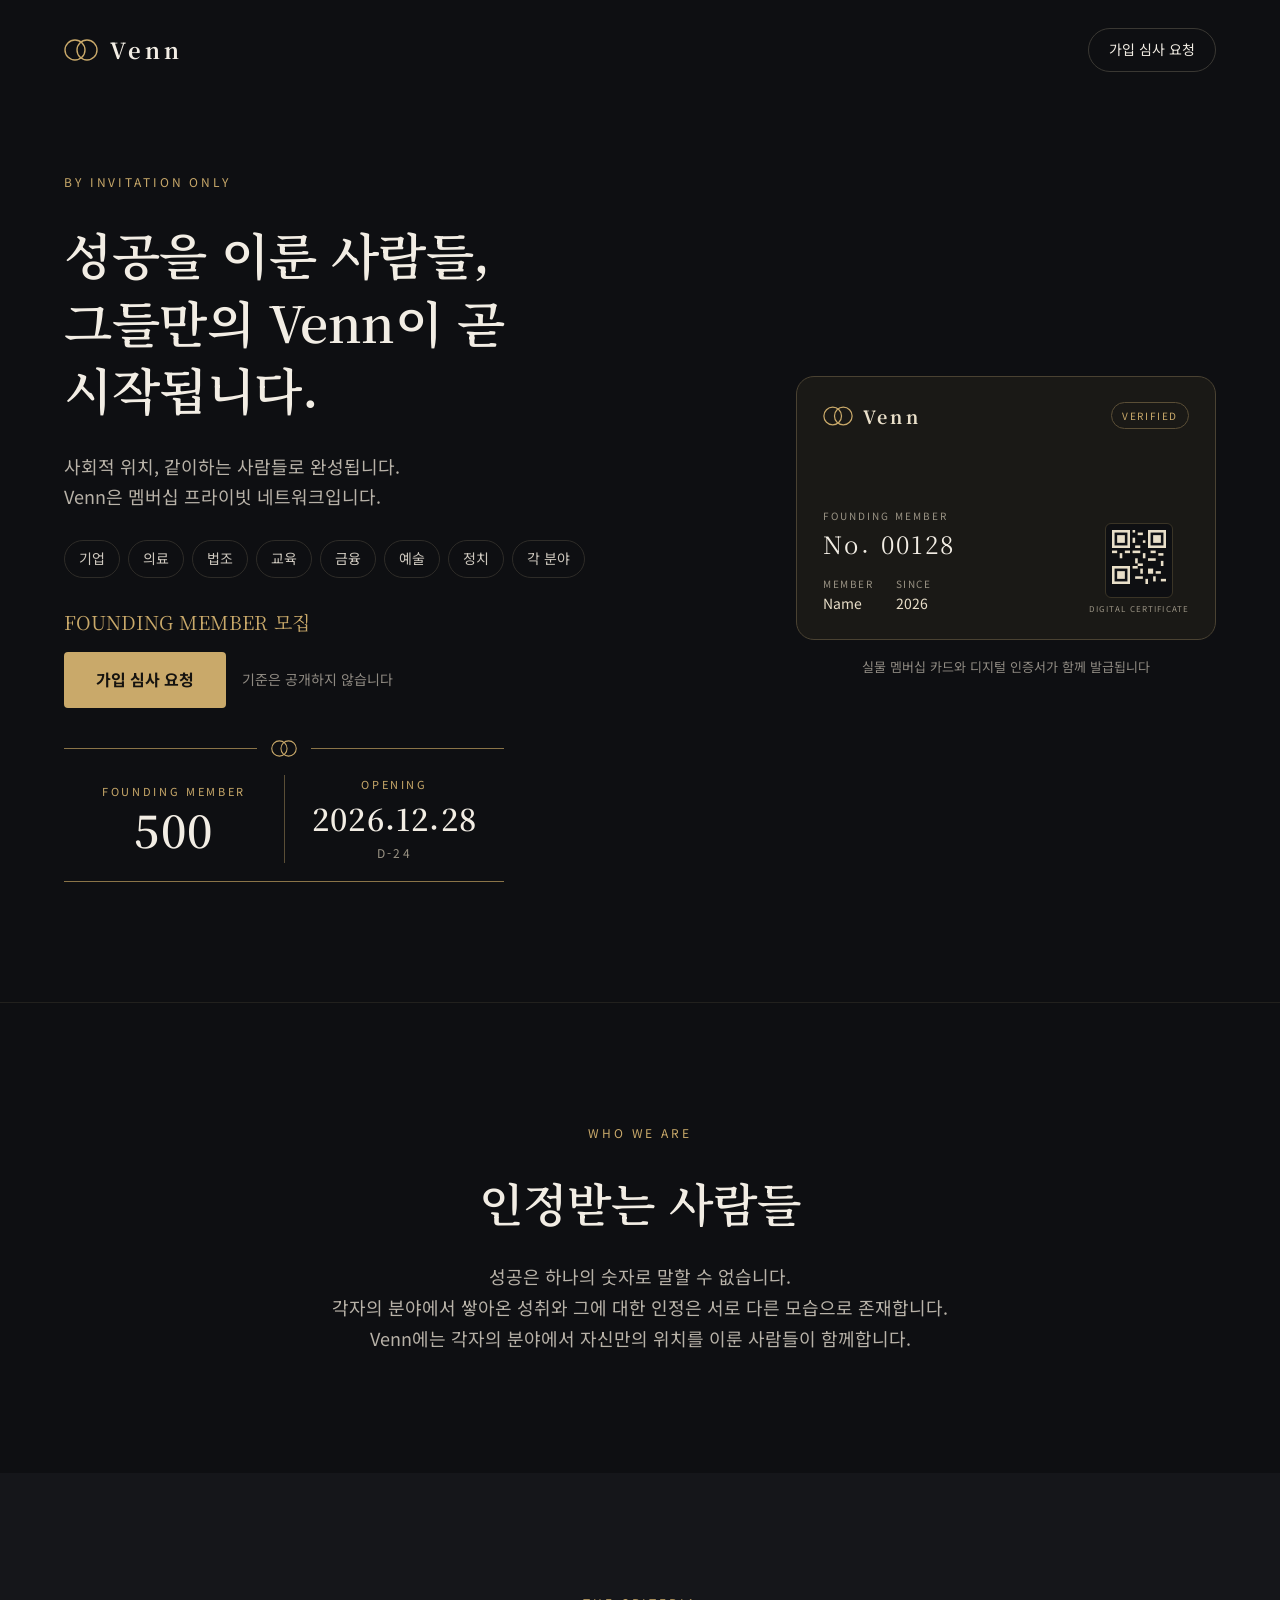
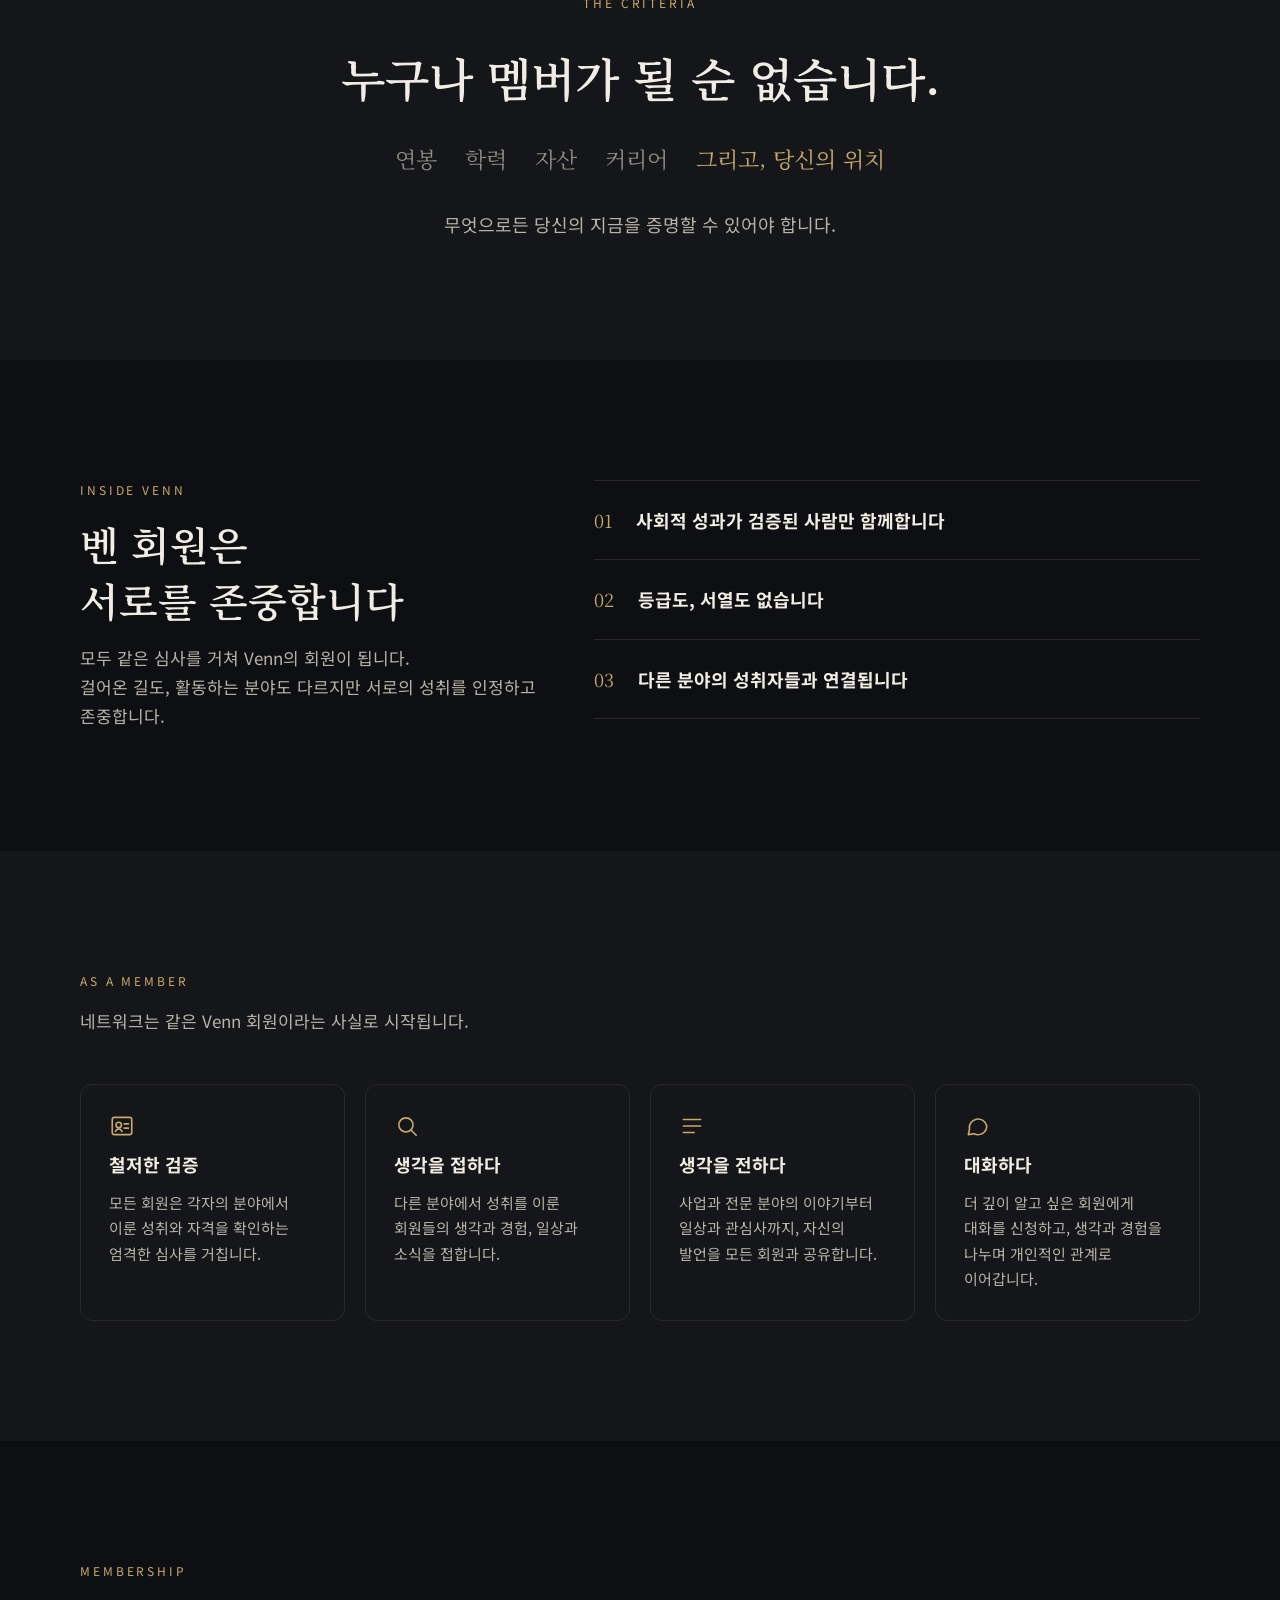
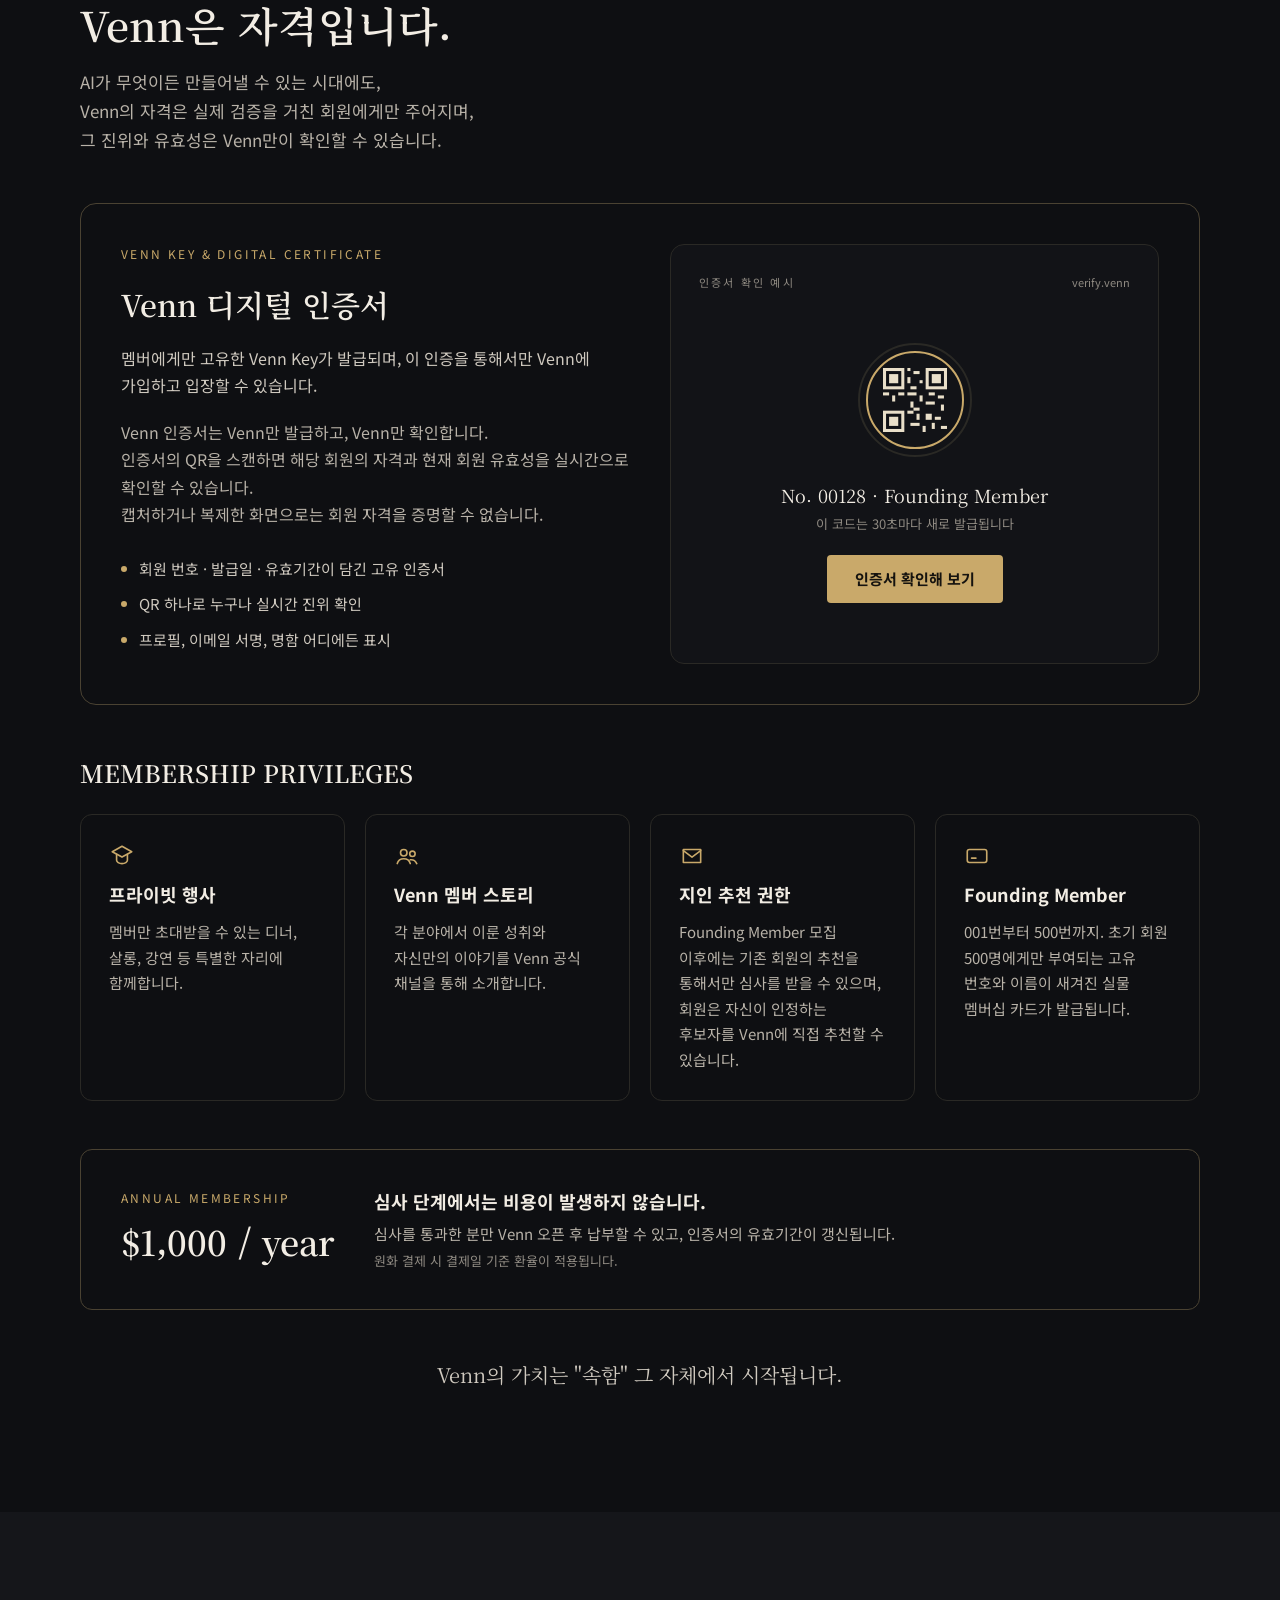
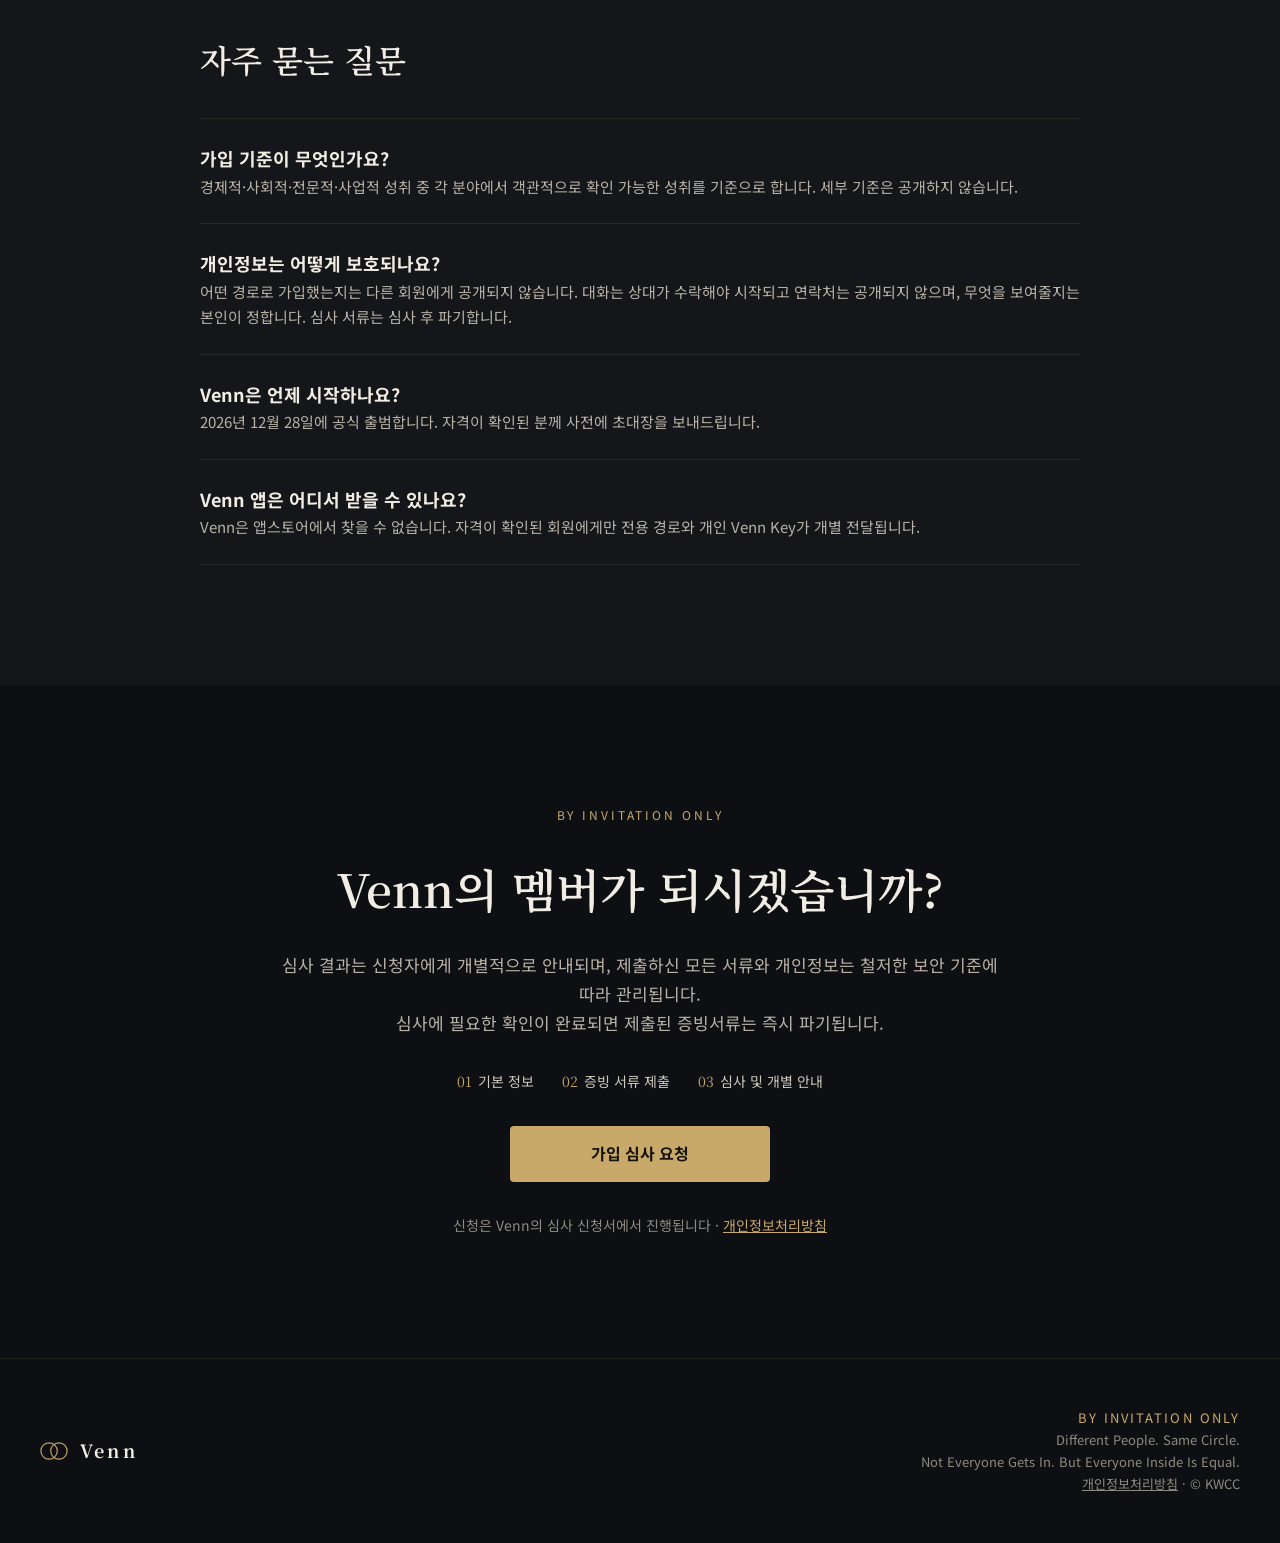
<file: index.html>
<!doctype html>
<html lang="ko">
<head>
<meta charset="utf-8">
<meta name="viewport" content="width=device-width, initial-scale=1">
<title>Venn — By Invitation Only</title>
<meta name="description" content="성공을 이룬 사람들, 그들만의 Venn이 곧 시작됩니다. Founding Member 500 · Opening 2026.12.28">
<meta property="og:type" content="website">
<meta property="og:title" content="Venn — By Invitation Only">
<meta property="og:description" content="성공을 이룬 사람들, 그들만의 Venn이 곧 시작됩니다.">
<meta name="theme-color" content="#0E0F12">
<link rel="icon" href="/assets/favicon.svg" type="image/svg+xml">
<link rel="preconnect" href="https://fonts.googleapis.com">
<link rel="preconnect" href="https://fonts.gstatic.com" crossorigin>
<link href="https://fonts.googleapis.com/css2?family=Noto+Sans+KR:wght@400;500;700&family=Noto+Serif+KR:wght@400;600;700&display=swap" rel="stylesheet">
<link rel="stylesheet" href="/assets/style.css">
<!-- [META PIXEL] 메타 픽셀 기본 코드를 여기에 붙여넣으세요 -->
</head>
<body>

<svg width="0" height="0" style="position:absolute" aria-hidden="true">
  <defs>
    <symbol id="venn" viewBox="0 0 34 22"><g fill="none" stroke="currentColor" stroke-width="1.4"><circle cx="11" cy="11" r="10"/><circle cx="23" cy="11" r="10"/></g></symbol>
    <symbol id="qr" viewBox="0 0 21 21"><g fill="#E9DFC9"><rect x="0" y="0" width="7" height="7"/><rect x="14" y="0" width="7" height="7"/><rect x="0" y="14" width="7" height="7"/><rect x="8" y="0" width="1" height="1"/><rect x="10" y="1" width="2" height="1"/><rect x="8" y="3" width="1" height="2"/><rect x="12" y="4" width="1" height="1"/><rect x="9" y="6" width="2" height="1"/><rect x="0" y="8" width="2" height="1"/><rect x="3" y="9" width="1" height="2"/><rect x="5" y="8" width="2" height="1"/><rect x="8" y="8" width="3" height="1"/><rect x="12" y="9" width="1" height="2"/><rect x="15" y="8" width="2" height="1"/><rect x="18" y="9" width="2" height="1"/><rect x="9" y="11" width="1" height="2"/><rect x="14" y="11" width="3" height="1"/><rect x="19" y="12" width="1" height="2"/><rect x="8" y="14" width="2" height="1"/><rect x="11" y="15" width="1" height="2"/><rect x="14" y="15" width="2" height="2"/><rect x="17" y="16" width="2" height="1"/><rect x="9" y="18" width="3" height="1"/><rect x="13" y="19" width="1" height="2"/><rect x="16" y="18" width="1" height="2"/><rect x="19" y="19" width="2" height="1"/><rect x="10" y="13" width="2" height="1"/></g><g fill="#101115"><rect x="1" y="1" width="5" height="5"/><rect x="15" y="1" width="5" height="5"/><rect x="1" y="15" width="5" height="5"/></g><g fill="#E9DFC9"><rect x="2" y="2" width="3" height="3"/><rect x="16" y="2" width="3" height="3"/><rect x="2" y="16" width="3" height="3"/></g></symbol>
    <symbol id="tick" viewBox="0 0 24 24"><path d="M5 12.5l4.5 4.5L19 7.5" fill="none" stroke="#15130F" stroke-width="3" stroke-linecap="round" stroke-linejoin="round"/></symbol>
  </defs>
</svg>

<header class="wrap header">
  <a class="logo" href="/" aria-label="Venn 홈"><svg width="34" height="22" style="color:var(--gold)" aria-hidden="true"><use href="#venn"/></svg><span>Venn</span></a>
  <a class="btn-ghost js-apply" href="#apply">가입 심사 요청</a>
</header>

<main>
<section class="wrap hero">
  <div class="hero-text">
    <div class="eyebrow">BY INVITATION ONLY</div>
    <h1>성공을 이룬 사람들,<br>그들만의 Venn이 곧 시작됩니다.</h1>
    <p class="lead" style="max-width:560px">사회적 위치, 같이하는 사람들로 완성됩니다.<br>Venn은 멤버십 프라이빗 네트워크입니다.</p>
    <div class="tags"><span>기업</span><span>의료</span><span>법조</span><span>교육</span><span>금융</span><span>예술</span><span>정치</span><span>각 분야</span></div>
    <div class="cta">
      <span class="cta-title">FOUNDING MEMBER 모집</span>
      <div class="cta-row">
        <a class="btn js-apply" href="#apply">가입 심사 요청</a>
        <span class="note">기준은 공개하지 않습니다</span>
        <div class="plaque">
          <div class="plaque-top"><span class="gline"></span><svg width="26" height="17" style="color:var(--gold)" aria-hidden="true"><use href="#venn"/></svg><span class="gline"></span></div>
          <div class="plaque-grid">
            <div class="plaque-cell"><span class="plaque-label">FOUNDING MEMBER</span><span class="plaque-num">500</span></div>
            <div class="plaque-cell"><span class="plaque-label">OPENING</span><span class="plaque-date">2026.12.28</span><span class="plaque-dday" id="dday"></span></div>
          </div>
          <span class="gline" style="flex:none"></span>
        </div>
      </div>
    </div>
  </div>

  <div class="card-col">
    <div class="mcard" role="img" aria-label="Venn 멤버십 카드 예시">
      <div class="mcard-top">
        <div class="mcard-brand"><svg width="30" height="20" style="color:var(--gold)" aria-hidden="true"><use href="#venn"/></svg><span>Venn</span></div>
        <span class="badge">VERIFIED</span>
      </div>
      <div class="mcard-bottom">
        <div style="display:flex;flex-direction:column;gap:10px">
          <div style="display:flex;flex-direction:column"><span class="k" style="letter-spacing:.2em">FOUNDING MEMBER</span><span class="mno">No. 00128</span></div>
          <div style="display:flex;gap:22px">
            <div style="display:flex;flex-direction:column"><span class="k">MEMBER</span><span class="v">Name</span></div>
            <div style="display:flex;flex-direction:column"><span class="k">SINCE</span><span class="v">2026</span></div>
          </div>
        </div>
        <div style="display:flex;flex-direction:column;align-items:center;gap:4px">
          <div class="qrbox"><svg width="54" height="54" aria-hidden="true"><use href="#qr"/></svg></div>
          <span style="font-size:8px;letter-spacing:.14em;color:var(--dim2)">DIGITAL CERTIFICATE</span>
        </div>
      </div>
    </div>
    <span class="caption">실물 멤버십 카드와 디지털 인증서가 함께 발급됩니다</span>
  </div>
</section>

<section class="section top-line">
  <div class="center" style="max-width:880px;margin:0 auto;gap:28px">
    <div class="eyebrow">WHO WE ARE</div>
    <h2 class="h2">인정받는 사람들</h2>
    <p class="lead" style="max-width:660px">성공은 하나의 숫자로 말할 수 없습니다.<br>각자의 분야에서 쌓아온 성취와 그에 대한 인정은 서로 다른 모습으로 존재합니다.<br>Venn에는 각자의 분야에서 자신만의 위치를 이룬 사람들이 함께합니다.</p>
  </div>
</section>

<section class="section alt">
  <div class="center" style="max-width:880px;margin:0 auto;gap:32px">
    <div class="eyebrow">THE CRITERIA</div>
    <h2 class="h2">누구나 멤버가 될 순 없습니다.</h2>
    <div style="display:flex;flex-wrap:wrap;justify-content:center;gap:12px 28px;font-family:var(--serif);font-size:22px;color:var(--dim)">
      <span>연봉</span><span>학력</span><span>자산</span><span>커리어</span><span style="color:var(--gold)">그리고, 당신의 위치</span>
    </div>
    <p class="lead" style="max-width:640px">무엇으로든 당신의 지금을 증명할 수 있어야 합니다.</p>
  </div>
</section>

<section class="section">
  <div class="split">
    <div>
      <div class="eyebrow">INSIDE VENN</div>
      <h2 class="h2s">벤 회원은<br>서로를 존중합니다</h2>
      <p style="font-size:17px;color:var(--muted)">모두 같은 심사를 거쳐 Venn의 회원이 됩니다.<br>걸어온 길도, 활동하는 분야도 다르지만 서로의 성취를 인정하고 존중합니다.</p>
    </div>
    <div>
      <div class="prin"><span>01</span>사회적 성과가 검증된 사람만 함께합니다</div>
      <div class="prin"><span>02</span>등급도, 서열도 없습니다</div>
      <div class="prin"><span>03</span>다른 분야의 성취자들과 연결됩니다</div>
    </div>
  </div>
</section>

<section class="section alt">
  <div class="inner">
    <div style="display:flex;flex-direction:column;gap:16px;max-width:720px">
      <div class="eyebrow">AS A MEMBER</div>
      <p style="font-size:17px;color:var(--muted)">네트워크는 같은 Venn 회원이라는 사실로 시작됩니다.</p>
    </div>
    <div class="grid">
      <div class="fcard">
        <svg width="26" height="26" viewBox="0 0 24 24" fill="none" stroke="#C9A96A" stroke-width="1.5" stroke-linecap="round" stroke-linejoin="round" aria-hidden="true"><rect x="3" y="4" width="18" height="16" rx="2"/><circle cx="9" cy="11" r="2.5"/><path d="M14 10h4M14 14h4M6 17c.8-1.6 2-2.4 3-2.4s2.2.8 3 2.4"/></svg>
        <h3>철저한 검증</h3>
        <p>모든 회원은 각자의 분야에서 이룬 성취와 자격을 확인하는 엄격한 심사를 거칩니다.</p>
      </div>
      <div class="fcard">
        <svg width="26" height="26" viewBox="0 0 24 24" fill="none" stroke="#C9A96A" stroke-width="1.5" stroke-linecap="round" stroke-linejoin="round" aria-hidden="true"><circle cx="11" cy="11" r="6.5"/><path d="M16 16l4.5 4.5"/></svg>
        <h3>생각을 접하다</h3>
        <p>다른 분야에서 성취를 이룬 회원들의 생각과 경험, 일상과 소식을 접합니다.</p>
      </div>
      <div class="fcard">
        <svg width="26" height="26" viewBox="0 0 24 24" fill="none" stroke="#C9A96A" stroke-width="1.5" stroke-linecap="round" stroke-linejoin="round" aria-hidden="true"><path d="M4 6h16M4 12h16M4 18h10"/></svg>
        <h3>생각을 전하다</h3>
        <p>사업과 전문 분야의 이야기부터 일상과 관심사까지, 자신의 발언을 모든 회원과 공유합니다.</p>
      </div>
      <div class="fcard">
        <svg width="26" height="26" viewBox="0 0 24 24" fill="none" stroke="#C9A96A" stroke-width="1.5" stroke-linecap="round" stroke-linejoin="round" aria-hidden="true"><path d="M21 12a8 8 0 0 1-11.6 7.1L4 20l1-4.6A8 8 0 1 1 21 12z"/></svg>
        <h3>대화하다</h3>
        <p>더 깊이 알고 싶은 회원에게 대화를 신청하고, 생각과 경험을 나누며 개인적인 관계로 이어갑니다.</p>
      </div>
    </div>
  </div>
</section>

<section class="section" id="membership">
  <div class="inner">
    <div style="display:flex;flex-direction:column;gap:16px;max-width:760px">
      <div class="eyebrow">MEMBERSHIP</div>
      <h2 class="h2s" style="font-size:clamp(28px,3.2vw,42px);line-height:1.35">Venn은 자격입니다.</h2>
      <p style="font-size:17px;color:var(--muted)">AI가 무엇이든 만들어낼 수 있는 시대에도,<br>Venn의 자격은 실제 검증을 거친 회원에게만 주어지며,<br>그 진위와 유효성은 Venn만이 확인할 수 있습니다.</p>
    </div>

    <div class="cert">
      <div class="cert-text">
        <div style="font-size:12px;letter-spacing:.2em;color:var(--gold)">VENN KEY &amp; DIGITAL CERTIFICATE</div>
        <h3>Venn 디지털 인증서</h3>
        <p style="color:var(--ink2)">멤버에게만 고유한 Venn Key가 발급되며, 이 인증을 통해서만 Venn에 가입하고 입장할 수 있습니다.</p>
        <p class="muted">Venn 인증서는 Venn만 발급하고, Venn만 확인합니다.<br>인증서의 QR을 스캔하면 해당 회원의 자격과 현재 회원 유효성을 실시간으로 확인할 수 있습니다.<br>캡처하거나 복제한 화면으로는 회원 자격을 증명할 수 없습니다.</p>
        <div class="bullets">
          <div>회원 번호 · 발급일 · 유효기간이 담긴 고유 인증서</div>
          <div>QR 하나로 누구나 실시간 진위 확인</div>
          <div>프로필, 이메일 서명, 명함 어디에든 표시</div>
        </div>
      </div>

      <div class="demo" aria-live="polite">
        <div class="demo-head"><span>인증서 확인 예시</span><span>verify.venn</span></div>

        <div class="phase centered vn-in" data-phase="idle">
          <div class="ring-wrap">
            <svg class="ring" width="120" height="120" viewBox="0 0 120 120" aria-hidden="true"><circle cx="60" cy="60" r="56" fill="none" stroke="#2A2925" stroke-width="2"/><circle class="vn-ring" cx="60" cy="60" r="48" fill="none" stroke="#C9A96A" stroke-width="2" stroke-dasharray="302" stroke-linecap="round" transform="rotate(-90 60 60)"/></svg>
            <svg width="64" height="64" aria-hidden="true"><use href="#qr"/></svg>
          </div>
          <div style="text-align:center;display:flex;flex-direction:column;gap:2px">
            <span class="serif" style="font-size:18px">No. 00128 · Founding Member</span>
            <span style="font-size:13px;color:var(--dim)">이 코드는 30초마다 새로 발급됩니다</span>
          </div>
          <button type="button" class="btn-sm" id="verifyBtn">인증서 확인해 보기</button>
        </div>

        <div class="phase centered" data-phase="progress" hidden>
          <div class="ring-wrap">
            <div id="scanView" style="position:relative;width:120px;height:120px;display:flex;align-items:center;justify-content:center">
              <svg width="64" height="64" style="opacity:.55" aria-hidden="true"><use href="#qr"/></svg>
              <div class="scanline"></div>
            </div>
            <svg id="mergeView" width="110" height="72" viewBox="0 0 34 22" aria-hidden="true" hidden><defs><clipPath id="vnClipA"><circle cx="11" cy="11" r="10"/></clipPath></defs><circle class="vn-fill" cx="23" cy="11" r="10" fill="#C9A96A" clip-path="url(#vnClipA)"/><circle class="vn-l" cx="11" cy="11" r="10" fill="none" stroke="#C9A96A" stroke-width="0.9"/><circle class="vn-r" cx="23" cy="11" r="10" fill="none" stroke="#C9A96A" stroke-width="0.9"/></svg>
          </div>
          <span id="statusText" style="font-size:15px;color:var(--ink2)">Venn에서 확인하는 중…</span>
          <div class="checks">
            <div class="check" data-step="1"><i><svg width="12" height="12" aria-hidden="true"><use href="#tick"/></svg></i>발급처 확인 · Venn</div>
            <div class="check" data-step="2"><i><svg width="12" height="12" aria-hidden="true"><use href="#tick"/></svg></i>회원 키 일치</div>
            <div class="check" data-step="3"><i><svg width="12" height="12" aria-hidden="true"><use href="#tick"/></svg></i>자격 유효기간 확인</div>
          </div>
        </div>

        <div class="phase vn-in" data-phase="done" hidden>
          <div class="center" style="gap:10px">
            <svg width="84" height="54" viewBox="0 0 34 22" aria-hidden="true"><defs><clipPath id="vnClipB"><circle cx="11" cy="11" r="10"/></clipPath></defs><circle cx="23" cy="11" r="10" fill="#C9A96A" clip-path="url(#vnClipB)"/><circle cx="11" cy="11" r="10" fill="none" stroke="#C9A96A" stroke-width="0.9"/><circle cx="23" cy="11" r="10" fill="none" stroke="#C9A96A" stroke-width="0.9"/></svg>
            <span class="serif" style="font-size:24px;font-weight:600">유효한 Venn 회원입니다</span>
          </div>
          <div class="rows">
            <div><span>회원 번호</span><span>No. 00128</span></div>
            <div><span>자격</span><span>Founding Member</span></div>
            <div><span>유효기간</span><span>2027.11 까지 (예시)</span></div>
            <div><span>확인 시각</span><span id="nowText" style="color:var(--gold2);font-variant-numeric:tabular-nums"></span></div>
          </div>
          <div style="display:flex;flex-wrap:wrap;gap:10px;justify-content:center">
            <button type="button" class="pill" id="fakeBtn">캡처한 인증서라면?</button>
            <button type="button" class="linkbtn" id="resetBtn">처음으로</button>
          </div>
        </div>

        <div class="phase vn-in" data-phase="fake" hidden>
          <div class="center" style="gap:10px">
            <svg width="84" height="54" viewBox="0 0 34 22" fill="none" stroke="#5C5850" stroke-width="0.9" stroke-dasharray="2 1.5" aria-hidden="true"><circle cx="11" cy="11" r="10"/><circle cx="23" cy="11" r="10"/></svg>
            <span class="serif" style="font-size:24px;font-weight:600;color:#A9A39A">확인할 수 없는 인증서입니다</span>
            <span style="font-size:14px;color:var(--dim)">만료된 코드 · 캡처한 화면으로는 증명되지 않습니다</span>
          </div>
          <div class="rows fake">
            <div><span>발급처</span><span>확인 불가</span></div>
            <div><span>회원 키</span><span>일치하지 않음</span></div>
            <div><span>확인 시각</span><span>—</span></div>
          </div>
          <div style="display:flex;justify-content:center"><button type="button" class="pill" id="realBtn">진짜 인증서로 돌아가기</button></div>
        </div>
      </div>
    </div>

    <div style="display:flex;flex-direction:column;gap:20px">
      <h3 class="serif" style="font-size:24px;font-weight:600">MEMBERSHIP PRIVILEGES</h3>
      <div class="grid">
        <div class="fcard">
          <svg width="26" height="26" viewBox="0 0 24 24" fill="none" stroke="#C9A96A" stroke-width="1.5" stroke-linecap="round" stroke-linejoin="round" aria-hidden="true"><path d="M3 8l9-5 9 5-9 5-9-5z"/><path d="M7 10.5V16c0 1.5 2.2 3 5 3s5-1.5 5-3v-5.5"/></svg>
          <h4>프라이빗 행사</h4>
          <p>멤버만 초대받을 수 있는 디너, 살롱, 강연 등 특별한 자리에 함께합니다.</p>
        </div>
        <div class="fcard">
          <svg width="26" height="26" viewBox="0 0 24 24" fill="none" stroke="#C9A96A" stroke-width="1.5" stroke-linecap="round" stroke-linejoin="round" aria-hidden="true"><circle cx="9" cy="9" r="3"/><circle cx="17" cy="10" r="2.5"/><path d="M3 19c.8-3 3.2-4.5 6-4.5s5.2 1.5 6 4.5M15 15.5c2.6-.3 4.8.9 6 3.5"/></svg>
          <h4>Venn 멤버 스토리</h4>
          <p>각 분야에서 이룬 성취와 자신만의 이야기를 Venn 공식 채널을 통해 소개합니다.</p>
        </div>
        <div class="fcard">
          <svg width="26" height="26" viewBox="0 0 24 24" fill="none" stroke="#C9A96A" stroke-width="1.5" stroke-linecap="round" stroke-linejoin="round" aria-hidden="true"><path d="M4 6h16v12H4z"/><path d="M4 7l8 6 8-6"/></svg>
          <h4>지인 추천 권한</h4>
          <p>Founding Member 모집 이후에는 기존 회원의 추천을 통해서만 심사를 받을 수 있으며, 회원은 자신이 인정하는 후보자를 Venn에 직접 추천할 수 있습니다.</p>
        </div>
        <div class="fcard">
          <svg width="26" height="26" viewBox="0 0 24 24" fill="none" stroke="#C9A96A" stroke-width="1.5" stroke-linecap="round" stroke-linejoin="round" aria-hidden="true"><rect x="3" y="6" width="18" height="12" rx="2"/><path d="M7 14h4"/></svg>
          <h4>Founding Member</h4>
          <p>001번부터 500번까지. 초기 회원 500명에게만 부여되는 고유 번호와 이름이 새겨진 실물 멤버십 카드가 발급됩니다.</p>
        </div>
      </div>
    </div>

    <div class="fee">
      <div style="display:flex;flex-direction:column;gap:4px">
        <span style="font-size:12px;letter-spacing:.2em;color:var(--gold)">ANNUAL MEMBERSHIP</span>
        <span class="fee-price">$1,000 / year</span>
      </div>
      <div class="fee-desc">
        <span style="font-size:18px;font-weight:700">심사 단계에서는 비용이 발생하지 않습니다.</span>
        <span class="muted" style="font-size:15px">심사를 통과한 분만 Venn 오픈 후 납부할 수 있고, 인증서의 유효기간이 갱신됩니다.</span>
        <span style="color:var(--dim);font-size:13px">원화 결제 시 결제일 기준 환율이 적용됩니다.</span>
      </div>
    </div>
    <p class="serif" style="text-align:center;font-size:20px;color:var(--ink2)">Venn의 가치는 "속함" 그 자체에서 시작됩니다.</p>
  </div>
</section>

<section class="section alt">
  <div class="faq">
    <h2 class="serif" style="font-weight:600;font-size:32px">자주 묻는 질문</h2>
    <div>
      <div class="faq-item"><h3>가입 기준이 무엇인가요?</h3><p>경제적·사회적·전문적·사업적 성취 중 각 분야에서 객관적으로 확인 가능한 성취를 기준으로 합니다. 세부 기준은 공개하지 않습니다.</p></div>
      <div class="faq-item"><h3>개인정보는 어떻게 보호되나요?</h3><p>어떤 경로로 가입했는지는 다른 회원에게 공개되지 않습니다. 대화는 상대가 수락해야 시작되고 연락처는 공개되지 않으며, 무엇을 보여줄지는 본인이 정합니다. 심사 서류는 심사 후 파기합니다.</p></div>
      <div class="faq-item"><h3>Venn은 언제 시작하나요?</h3><p>2026년 12월 28일에 공식 출범합니다. 자격이 확인된 분께 사전에 초대장을 보내드립니다.</p></div>
      <div class="faq-item"><h3>Venn 앱은 어디서 받을 수 있나요?</h3><p>Venn은 앱스토어에서 찾을 수 없습니다. 자격이 확인된 회원에게만 전용 경로와 개인 Venn Key가 개별 전달됩니다.</p></div>
    </div>
  </div>
</section>

<section class="section" id="apply">
  <div class="apply">
    <div class="eyebrow">BY INVITATION ONLY</div>
    <h2 class="h2">Venn의 멤버가 되시겠습니까?</h2>
    <p class="muted" style="font-size:17px">심사 결과는 신청자에게 개별적으로 안내되며, 제출하신 모든 서류와 개인정보는 철저한 보안 기준에 따라 관리됩니다.<br>심사에 필요한 확인이 완료되면 제출된 증빙서류는 즉시 파기됩니다.</p>
    <div class="steps"><span><b>01</b>기본 정보</span><span><b>02</b>증빙 서류 제출</span><span><b>03</b>심사 및 개별 안내</span></div>
    <a class="btn js-apply" href="#apply" style="min-width:260px">가입 심사 요청</a>
    <span class="note">신청은 Venn의 심사 신청서에서 진행됩니다 · <a href="/privacy.html">개인정보처리방침</a></span>
  </div>
</section>
</main>

<footer class="footer">
  <div class="wrap">
    <a class="logo" href="/" aria-label="Venn 홈"><svg width="28" height="18" style="color:var(--gold)" aria-hidden="true"><use href="#venn"/></svg><span style="font-size:18px">Venn</span></a>
    <div class="footer-right">
      <span style="color:var(--gold);letter-spacing:.16em">BY INVITATION ONLY</span>
      <span>Different People. Same Circle.</span>
      <span>Not Everyone Gets In. But Everyone Inside Is Equal.</span>
      <span><a href="/privacy.html">개인정보처리방침</a> · © KWCC</span>
    </div>
  </div>
</footer>

<script src="/assets/main.js"></script>
</body>
</html>
</file>
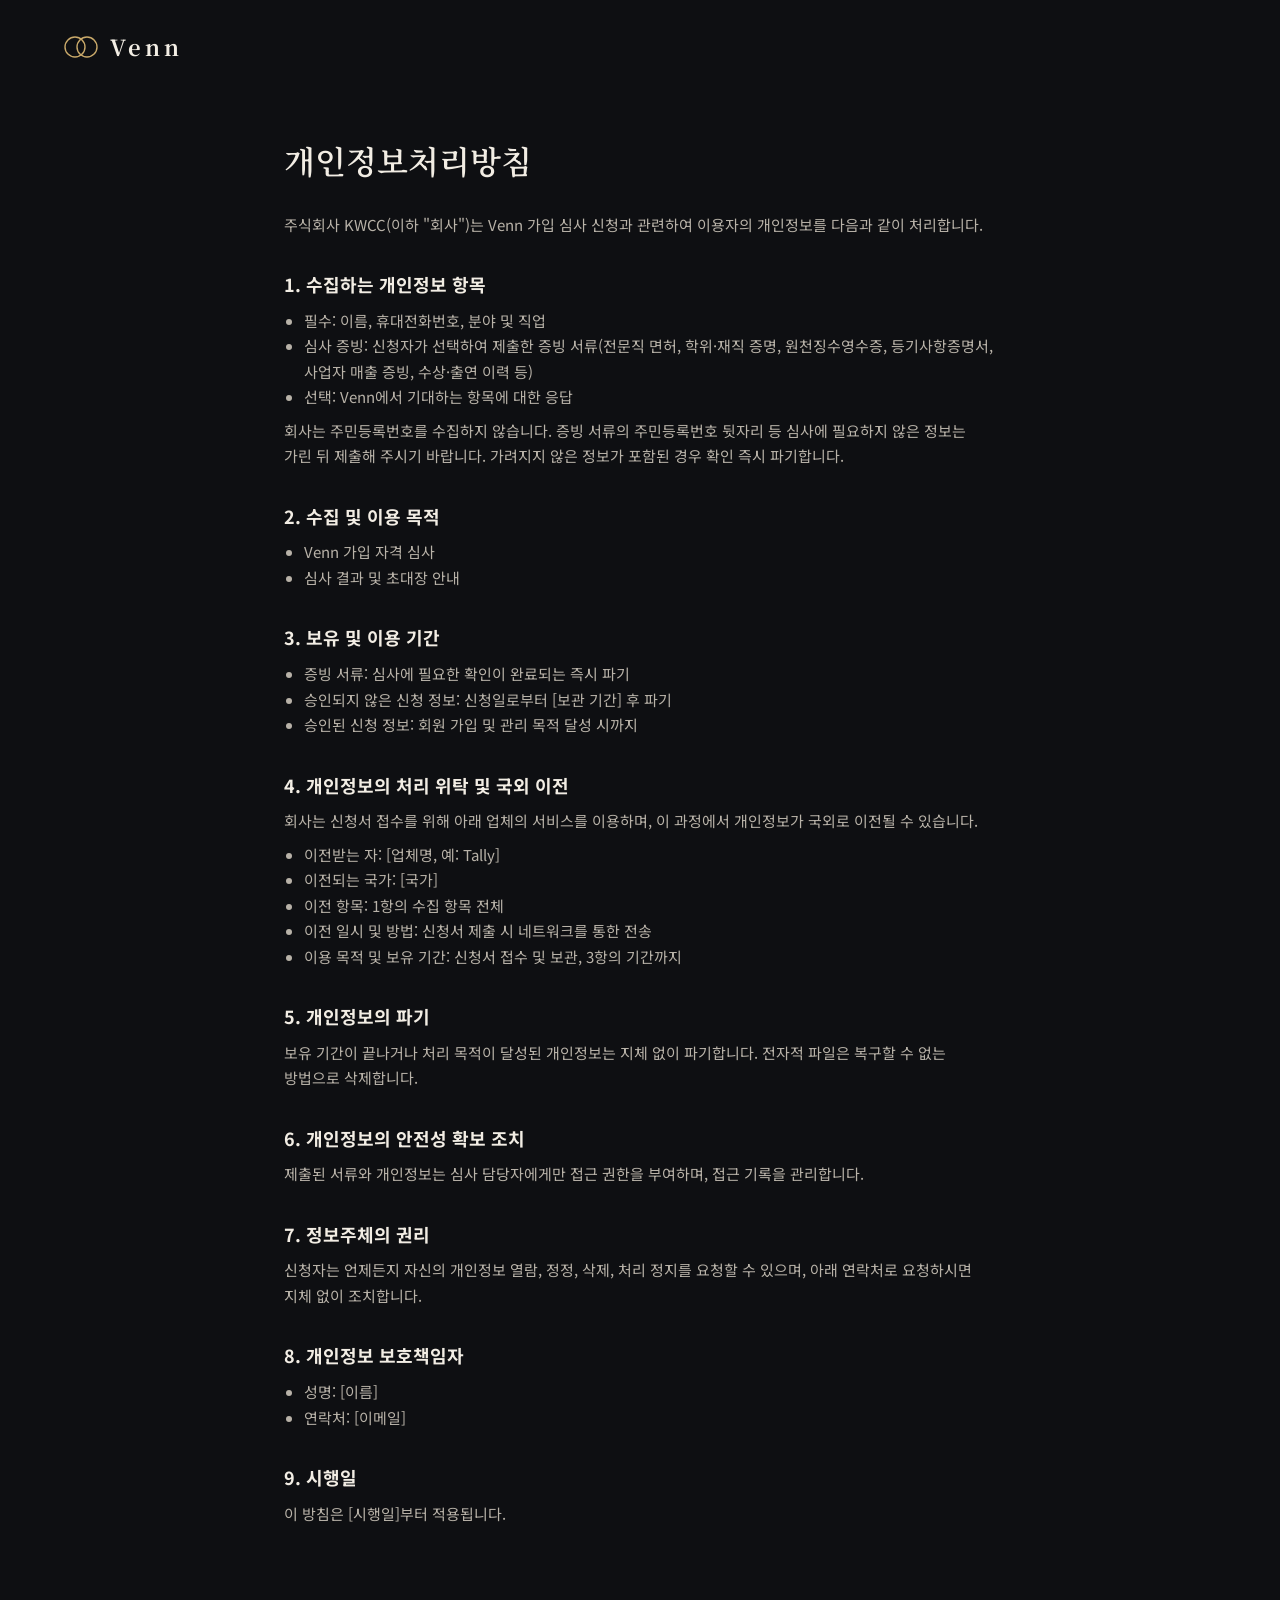
<file: privacy.html>
<!doctype html>
<html lang="ko">
<head>
<meta charset="utf-8">
<meta name="viewport" content="width=device-width, initial-scale=1">
<title>개인정보처리방침 — Venn</title>
<link rel="icon" href="/assets/favicon.svg" type="image/svg+xml">
<link rel="preconnect" href="https://fonts.googleapis.com">
<link rel="preconnect" href="https://fonts.gstatic.com" crossorigin>
<link href="https://fonts.googleapis.com/css2?family=Noto+Sans+KR:wght@400;500;700&family=Noto+Serif+KR:wght@400;600;700&display=swap" rel="stylesheet">
<link rel="stylesheet" href="/assets/style.css">
</head>
<body>
<!-- 초안입니다. [ ] 표시된 항목을 채우고, 게시 전에 법률 검토를 받으세요. -->
<header class="wrap header">
  <a class="logo" href="/" aria-label="Venn 홈"><svg width="34" height="22" viewBox="0 0 34 22" fill="none" stroke="#C9A96A" stroke-width="1.4" aria-hidden="true"><circle cx="11" cy="11" r="10"/><circle cx="23" cy="11" r="10"/></svg><span>Venn</span></a>
</header>
<main class="page">
  <h1>개인정보처리방침</h1>
  <p>주식회사 KWCC(이하 "회사")는 Venn 가입 심사 신청과 관련하여 이용자의 개인정보를 다음과 같이 처리합니다.</p>

  <h2>1. 수집하는 개인정보 항목</h2>
  <ul>
    <li>필수: 이름, 휴대전화번호, 분야 및 직업</li>
    <li>심사 증빙: 신청자가 선택하여 제출한 증빙 서류(전문직 면허, 학위·재직 증명, 원천징수영수증, 등기사항증명서, 사업자 매출 증빙, 수상·출연 이력 등)</li>
    <li>선택: Venn에서 기대하는 항목에 대한 응답</li>
  </ul>
  <p>회사는 주민등록번호를 수집하지 않습니다. 증빙 서류의 주민등록번호 뒷자리 등 심사에 필요하지 않은 정보는 가린 뒤 제출해 주시기 바랍니다. 가려지지 않은 정보가 포함된 경우 확인 즉시 파기합니다.</p>

  <h2>2. 수집 및 이용 목적</h2>
  <ul>
    <li>Venn 가입 자격 심사</li>
    <li>심사 결과 및 초대장 안내</li>
  </ul>

  <h2>3. 보유 및 이용 기간</h2>
  <ul>
    <li>증빙 서류: 심사에 필요한 확인이 완료되는 즉시 파기</li>
    <li>승인되지 않은 신청 정보: 신청일로부터 [보관 기간] 후 파기</li>
    <li>승인된 신청 정보: 회원 가입 및 관리 목적 달성 시까지</li>
  </ul>

  <h2>4. 개인정보의 처리 위탁 및 국외 이전</h2>
  <p>회사는 신청서 접수를 위해 아래 업체의 서비스를 이용하며, 이 과정에서 개인정보가 국외로 이전될 수 있습니다.</p>
  <ul>
    <li>이전받는 자: [업체명, 예: Tally]</li>
    <li>이전되는 국가: [국가]</li>
    <li>이전 항목: 1항의 수집 항목 전체</li>
    <li>이전 일시 및 방법: 신청서 제출 시 네트워크를 통한 전송</li>
    <li>이용 목적 및 보유 기간: 신청서 접수 및 보관, 3항의 기간까지</li>
  </ul>

  <h2>5. 개인정보의 파기</h2>
  <p>보유 기간이 끝나거나 처리 목적이 달성된 개인정보는 지체 없이 파기합니다. 전자적 파일은 복구할 수 없는 방법으로 삭제합니다.</p>

  <h2>6. 개인정보의 안전성 확보 조치</h2>
  <p>제출된 서류와 개인정보는 심사 담당자에게만 접근 권한을 부여하며, 접근 기록을 관리합니다.</p>

  <h2>7. 정보주체의 권리</h2>
  <p>신청자는 언제든지 자신의 개인정보 열람, 정정, 삭제, 처리 정지를 요청할 수 있으며, 아래 연락처로 요청하시면 지체 없이 조치합니다.</p>

  <h2>8. 개인정보 보호책임자</h2>
  <ul>
    <li>성명: [이름]</li>
    <li>연락처: [이메일]</li>
  </ul>

  <h2>9. 시행일</h2>
  <p>이 방침은 [시행일]부터 적용됩니다.</p>
</main>
</body>
</html>
</file>
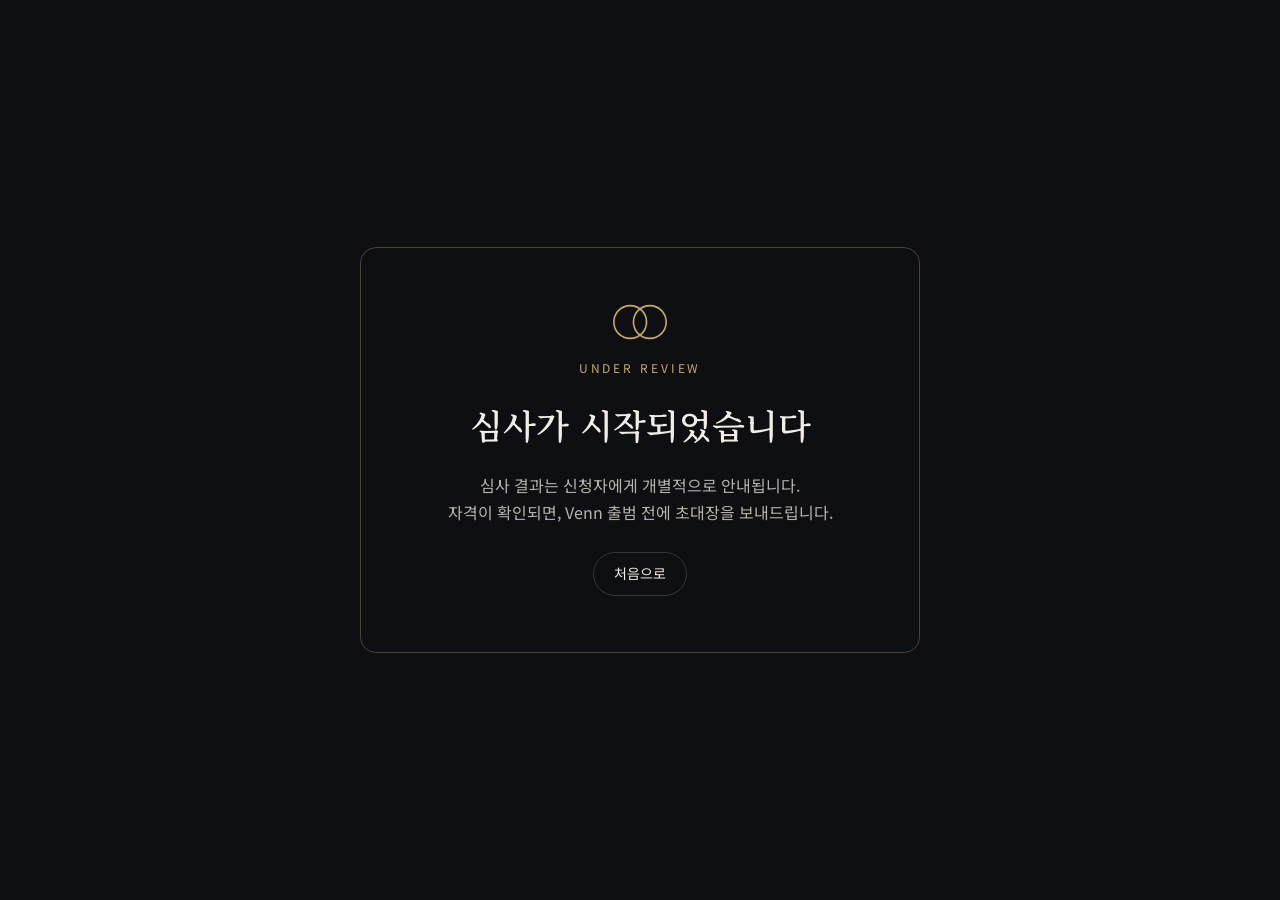
<file: thanks.html>
<!doctype html>
<html lang="ko">
<head>
<meta charset="utf-8">
<meta name="viewport" content="width=device-width, initial-scale=1">
<title>심사가 시작되었습니다 — Venn</title>
<meta name="robots" content="noindex">
<link rel="icon" href="/assets/favicon.svg" type="image/svg+xml">
<link rel="preconnect" href="https://fonts.googleapis.com">
<link rel="preconnect" href="https://fonts.gstatic.com" crossorigin>
<link href="https://fonts.googleapis.com/css2?family=Noto+Sans+KR:wght@400;500;700&family=Noto+Serif+KR:wght@400;600;700&display=swap" rel="stylesheet">
<link rel="stylesheet" href="/assets/style.css">
<!-- [META PIXEL] 메타 픽셀 기본 코드 + 전환 이벤트를 여기에 붙여넣으세요. 예: fbq('track', 'SubmitApplication'); -->
</head>
<body>
<main style="min-height:100vh;display:flex;align-items:center;justify-content:center;padding:48px 24px">
  <div class="vn-in" style="max-width:560px;width:100%;border:1px solid var(--goldline);border-radius:16px;padding:56px 32px;text-align:center;display:flex;flex-direction:column;gap:18px;align-items:center">
    <svg width="56" height="36" viewBox="0 0 34 22" aria-hidden="true"><circle class="vn-l" cx="11" cy="11" r="10" fill="none" stroke="#C9A96A" stroke-width="1"/><circle class="vn-r" cx="23" cy="11" r="10" fill="none" stroke="#C9A96A" stroke-width="1"/></svg>
    <div class="eyebrow">UNDER REVIEW</div>
    <h1 class="serif" style="font-weight:600;font-size:34px">심사가 시작되었습니다</h1>
    <p class="muted" style="font-size:16px;max-width:460px">심사 결과는 신청자에게 개별적으로 안내됩니다.<br>자격이 확인되면, Venn 출범 전에 초대장을 보내드립니다.</p>
    <a class="btn-ghost" href="/" style="margin-top:8px">처음으로</a>
  </div>
</main>
</body>
</html>
</file>
<file: assets/style.css>
:root{
  --bg:#0E0F12; --bg2:#15161A; --panel:#121317; --card:#1A1916;
  --ink:#F2EDE4; --ink2:#CFC9BF; --muted:#B8B2A8; --dim:#8F8A82; --dim2:#9A9384;
  --gold:#C9A96A; --gold2:#E3C88F; --line:#2A2925; --line2:#3A3833; --goldline:#4A4232; --goldline2:#5A4E36;
  --serif:'Noto Serif KR',serif; --sans:'Noto Sans KR',system-ui,sans-serif;
}
*{box-sizing:border-box}
html{scroll-behavior:smooth}
body{margin:0;background:var(--bg);color:var(--ink);font-family:var(--sans);font-size:16px;line-height:1.7;overflow-x:hidden;word-break:keep-all;overflow-wrap:anywhere;-webkit-font-smoothing:antialiased}
a{color:var(--gold)}a:hover{color:var(--gold2)}
a:focus-visible,button:focus-visible{outline:2px solid var(--gold);outline-offset:2px}
h1,h2,h3,h4,p{margin:0}
.serif{font-family:var(--serif)}
.eyebrow{font-size:12px;letter-spacing:.24em;color:var(--gold)}
.muted{color:var(--muted)}
.wrap{max-width:1200px;margin:0 auto;padding:0 24px}
.section{padding:120px 24px}
.section.alt{background:var(--bg2)}
.section.top-line{border-top:1px solid #22211E}
.center{text-align:center;display:flex;flex-direction:column;align-items:center}
.h2{font-family:var(--serif);font-weight:600;font-size:clamp(30px,3.6vw,46px);line-height:1.35}
.h2s{font-family:var(--serif);font-weight:600;font-size:clamp(28px,3.2vw,40px);line-height:1.4}
.lead{font-size:18px;color:var(--muted)}

/* header */
.header{display:flex;justify-content:space-between;align-items:center;gap:16px;flex-wrap:wrap;padding-top:28px;padding-bottom:28px}
.logo{display:flex;align-items:center;gap:12px;text-decoration:none;color:var(--ink)}
.logo span{font-family:var(--serif);font-size:22px;font-weight:700;letter-spacing:.18em}
.btn-ghost{display:inline-flex;align-items:center;min-height:44px;padding:0 20px;border:1px solid var(--line2);border-radius:999px;color:var(--ink);text-decoration:none;font-size:14px}
.btn-ghost:hover{color:var(--ink);border-color:var(--gold)}
.btn{display:inline-flex;align-items:center;justify-content:center;min-height:56px;padding:0 32px;background:var(--gold);color:#15130F;border:0;border-radius:4px;font-weight:700;font-size:16px;text-decoration:none;font-family:inherit;cursor:pointer}
.btn:hover{color:#15130F;background:var(--gold2)}

/* hero */
.hero{display:flex;flex-wrap:wrap;gap:64px;align-items:center;padding-top:72px;padding-bottom:120px}
.hero-text{flex:1 1 500px;min-width:0;display:flex;flex-direction:column;gap:28px}
.hero h1{font-family:var(--serif);font-weight:600;font-size:clamp(32px,3.9vw,52px);line-height:1.35;letter-spacing:-.01em}
.tags{display:flex;flex-wrap:wrap;gap:8px}
.tags span{padding:6px 14px;border:1px solid #2E2C28;border-radius:999px;font-size:14px;color:var(--ink2)}
.cta{display:flex;flex-direction:column;gap:14px}
.cta-row{display:flex;flex-wrap:wrap;gap:16px;align-items:center}
.cta-title{font-family:var(--serif);font-size:19px;color:var(--gold)}
.note{font-size:14px;color:var(--dim)}

/* plaque */
.plaque{flex-basis:100%;max-width:440px;margin-top:16px;display:flex;flex-direction:column;gap:18px}
.plaque-top{display:flex;align-items:center;gap:14px}
.gline{flex:1;height:1px;background:#8A7448;display:block;transform-origin:center;animation:vnLine .9s ease-out both}
.plaque-grid{display:grid;grid-template-columns:repeat(2,minmax(0,1fr));align-items:center;animation:vnRise .7s ease-out .5s both}
.plaque-cell{display:flex;flex-direction:column;align-items:center;gap:2px;padding:0 12px}
.plaque-cell+.plaque-cell{border-left:1px solid var(--goldline2)}
.plaque-label{font-size:11px;letter-spacing:.24em;color:var(--gold)}
.plaque-num{font-family:var(--serif);font-size:clamp(34px,4vw,44px);font-weight:600;letter-spacing:.04em;line-height:1.2}
.plaque-date{font-family:var(--serif);font-size:clamp(22px,2.6vw,30px);font-weight:600;letter-spacing:.04em;line-height:1.5}
.plaque-dday{font-size:12px;letter-spacing:.2em;color:var(--dim2);font-variant-numeric:tabular-nums}

/* member card */
.card-col{flex:0 1 420px;min-width:280px;max-width:440px;display:flex;flex-direction:column;gap:16px;align-items:center}
.mcard{width:100%;aspect-ratio:1.586;background:var(--card);border:1px solid var(--goldline);border-radius:18px;padding:24px 26px;display:flex;flex-direction:column;justify-content:space-between}
.mcard-top{display:flex;justify-content:space-between;align-items:center}
.mcard-brand{display:flex;align-items:center;gap:10px}
.mcard-brand span{font-family:var(--serif);font-size:18px;font-weight:700;letter-spacing:.18em;color:#E9DFC9}
.badge{font-size:10px;letter-spacing:.16em;color:var(--gold);border:1px solid var(--goldline2);padding:4px 10px;border-radius:999px}
.mcard-bottom{display:flex;justify-content:space-between;align-items:flex-end;gap:12px}
.k{font-size:10px;letter-spacing:.16em;color:var(--dim2)}
.v{font-size:14px;color:#E9DFC9}
.mno{font-family:var(--serif);font-size:24px;letter-spacing:.1em}
.qrbox{background:var(--bg);padding:6px;border-radius:6px;border:1px solid #3A3426}
.caption{font-size:13px;color:var(--dim);text-align:center}

/* principles */
.split{max-width:1120px;margin:0 auto;display:flex;flex-wrap:wrap;gap:48px}
.split>div:first-child{flex:1 1 340px;min-width:0;display:flex;flex-direction:column;gap:16px}
.split>div:last-child{flex:1 1 480px;min-width:0;display:flex;flex-direction:column}
.prin{padding:24px 0;border-top:1px solid var(--line);display:flex;gap:24px;font-size:18px;font-weight:700}
.prin:last-child{border-bottom:1px solid var(--line)}
.prin span{font-family:var(--serif);color:var(--gold);font-weight:400}

/* cards */
.inner{max-width:1120px;margin:0 auto;display:flex;flex-direction:column;gap:48px}
.grid{display:grid;grid-template-columns:repeat(auto-fit,minmax(240px,1fr));gap:20px}
.fcard{border:1px solid var(--line);border-radius:12px;padding:28px;display:flex;flex-direction:column;gap:10px}
.fcard h3,.fcard h4{font-size:18px;font-weight:700}
.fcard p{color:var(--muted);font-size:15px}

/* certificate */
.cert{border:1px solid var(--goldline);border-radius:16px;padding:clamp(20px,5vw,40px);display:flex;flex-wrap:wrap;gap:clamp(24px,4vw,40px);align-items:stretch}
.cert-text{flex:1 1 380px;min-width:0;display:flex;flex-direction:column;gap:20px}
.cert-text h3{font-family:var(--serif);font-size:30px;font-weight:600;line-height:1.35}
.bullets{display:flex;flex-direction:column;gap:10px;padding-top:8px}
.bullets div{display:flex;gap:12px;align-items:center;font-size:15px;color:var(--ink2)}
.bullets div::before{content:"";width:6px;height:6px;border-radius:999px;background:var(--gold);flex:none}
.demo{flex:1 1 360px;min-width:0;min-height:420px;background:var(--panel);border:1px solid var(--line);border-radius:14px;padding:clamp(18px,4vw,28px);display:flex;flex-direction:column;gap:16px}
.demo-head{display:flex;justify-content:space-between;align-items:center;font-size:11px;color:var(--dim)}
.demo-head span:first-child{letter-spacing:.2em}
.phase{flex:1;display:flex;flex-direction:column;gap:20px;justify-content:center}
.phase[hidden]{display:none}
.phase.centered{align-items:center}
.ring-wrap{position:relative;width:120px;height:120px;display:flex;align-items:center;justify-content:center;overflow:hidden}
.ring-wrap>svg.ring{position:absolute;inset:0}
.scanline{position:absolute;left:8px;right:8px;top:0;height:2px;background:var(--gold);animation:vnScan .8s ease-in-out both}
.checks{display:flex;flex-direction:column;gap:12px;min-width:220px}
.check{display:flex;gap:12px;align-items:center;font-size:15px;color:#5C5850;transition:color .3s}
.check i{width:20px;height:20px;border-radius:999px;display:inline-flex;align-items:center;justify-content:center;border:1px solid var(--line2);transition:background .3s}
.check.on{color:var(--ink)}
.check.on i{background:var(--gold);border-color:var(--gold)}
.rows{border-top:1px solid var(--line);display:flex;flex-direction:column}
.rows div{display:flex;justify-content:space-between;padding:10px 0;border-bottom:1px solid var(--line);font-size:14px}
.rows div span:first-child{color:var(--dim)}
.rows.fake{color:#7E7A74}
.rows.fake div span:first-child{color:inherit}
.pill{min-height:44px;padding:0 18px;background:transparent;border:1px solid var(--line2);border-radius:999px;color:var(--ink2);font-size:14px;font-family:inherit;cursor:pointer}
.linkbtn{min-height:44px;padding:0 18px;background:transparent;border:0;color:var(--dim);font-size:14px;font-family:inherit;cursor:pointer}
.btn-sm{min-height:48px;padding:0 28px;background:var(--gold);color:#15130F;border:0;border-radius:4px;font-size:15px;font-weight:700;font-family:inherit;cursor:pointer}

/* fee */
.fee{border:1px solid var(--goldline);border-radius:12px;padding:clamp(24px,5vw,36px) clamp(20px,5vw,40px);display:flex;flex-wrap:wrap;gap:20px 40px;align-items:center;justify-content:space-between}
.fee-price{font-family:var(--serif);font-size:34px;font-weight:600}
.fee-desc{flex:1 1 380px;min-width:0;display:flex;flex-direction:column;gap:4px}

/* faq */
.faq{max-width:880px;margin:0 auto;display:flex;flex-direction:column;gap:32px}
.faq-item{padding:24px 0;border-top:1px solid var(--line)}
.faq-item:last-child{border-bottom:1px solid var(--line)}
.faq-item h3{font-size:18px;font-weight:700}
.faq-item p{color:var(--muted);font-size:15px}

/* apply */
.apply{max-width:720px;margin:0 auto;display:flex;flex-direction:column;gap:32px;align-items:center;text-align:center}
.steps{display:flex;flex-wrap:wrap;justify-content:center;gap:10px 28px;font-size:14px;color:var(--ink2)}
.steps span b{font-family:var(--serif);color:var(--gold);font-weight:400;margin-right:6px}

/* footer */
.footer{border-top:1px solid #22211E;padding:48px 24px}
.footer .wrap{display:flex;flex-wrap:wrap;justify-content:space-between;gap:16px;align-items:center;padding:0}
.footer-right{display:flex;flex-direction:column;align-items:flex-end;font-size:13px;color:var(--dim)}
.footer-right a{color:var(--dim)}
@media (max-width:640px){.footer-right{align-items:flex-start}}

/* simple pages */
.page{max-width:760px;margin:0 auto;padding:40px 24px 120px}
.page h1{font-family:var(--serif);font-size:32px;font-weight:600;margin-bottom:24px}
.page h2{font-size:18px;font-weight:700;margin:32px 0 8px}
.page p,.page li{color:var(--muted);font-size:15px}
.page ul{padding-left:20px;margin:8px 0}

/* motion */
@keyframes vnLine{from{transform:scaleX(0)}to{transform:scaleX(1)}}
@keyframes vnRise{from{opacity:0;transform:translateY(8px)}to{opacity:1;transform:none}}
@keyframes vnScan{from{transform:translateY(0)}to{transform:translateY(118px)}}
@keyframes vnRing{from{stroke-dashoffset:0}to{stroke-dashoffset:302}}
@keyframes vnL{from{transform:translateX(-9px);opacity:.25}to{transform:translateX(0);opacity:1}}
@keyframes vnR{from{transform:translateX(9px);opacity:.25}to{transform:translateX(0);opacity:1}}
@keyframes vnFill{0%,55%{opacity:0}100%{opacity:1}}
@keyframes vnIn{from{opacity:0;transform:translateY(6px)}to{opacity:1;transform:none}}
.vn-ring{animation:vnRing 30s linear infinite}
.vn-l{transform-box:fill-box;animation:vnL .6s ease-out both}
.vn-r{transform-box:fill-box;animation:vnR .6s ease-out both}
.vn-fill{animation:vnFill .8s ease-out both}
.vn-in{animation:vnIn .4s ease-out both}
@media (prefers-reduced-motion:reduce){*{animation:none!important;transition:none!important}html{scroll-behavior:auto}}
</file>
